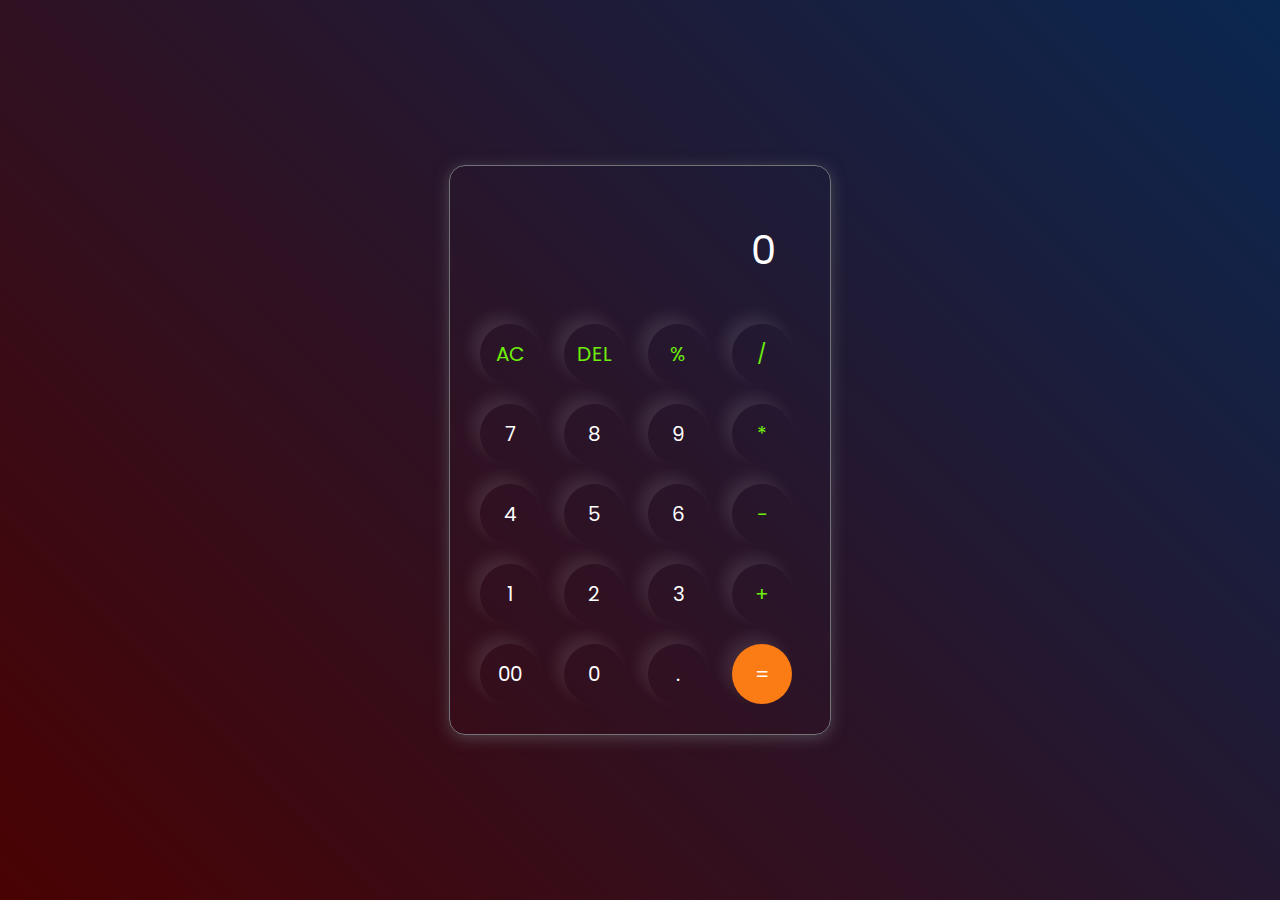
<file: Calculator/index.html>
<!DOCTYPE html>
<html lang="en">
  <head>
    <meta charset="UTF-8" />
    <meta http-equiv="X-UA-Compatible" content="IE=edge" />
    <meta name="viewport" content="width=device-width, initial-scale=1.0" />
    <link rel="stylesheet" href="styles.css" />
    <title>Calculator - Mohdomer1</title>
  </head>
  <body>
    <div class="container">
      <div class="calculator">
        <input type="text" id="inputBox" placeholder="0" />
        <div>
          <button class="button operator">AC</button>
          <button class="button operator">DEL</button>
          <button class="button operator">%</button>
          <button class="button operator">/</button>
        </div>
        <div>
          <button class="button">7</button>
          <button class="button">8</button>
          <button class="button">9</button>
          <button class="button operator">*</button>
        </div>
        <div>
          <button class="button">4</button>
          <button class="button">5</button>
          <button class="button">6</button>
          <button class="button operator">-</button>
        </div>
        <div>
          <button class="button">1</button>
          <button class="button">2</button>
          <button class="button">3</button>
          <button class="button operator">+</button>
        </div>

        <div>
          <button class="button">00</button>
          <button class="button">0</button>
          <button class="button">.</button>
          <button class="button equalBtn">=</button>
        </div>
      </div>
    </div>

    <script src="main.js"></script>
  </body>
</html>
</file>
<file: Calculator/styles.css>
@import url('https://fonts.googleapis.com/css2?family=Poppins:wght@500&display=swap');

*{
    margin: 0;
    padding: 0;
    box-sizing: border-box;
    font-family: 'Poppins', sans-serif;
}

body{
    width: 100%;
    height: 100vh;
    display: flex;
    justify-content: center;
    align-items: center;
    background: linear-gradient(45deg, #490202, #0a2750);
}

.calculator{
    border: 1px solid #717377;
    padding: 20px;
    border-radius: 16px;
    background: transparent;
    box-shadow: 0px 3px 15px rgba(113, 115, 119, 0.5);

}

input{
    width: 320px;
    border: none;
    padding: 24px;
    margin: 10px;
    background: transparent;
    box-shadow: 0px 3px 15px rgbs(84, 84, 84, 0.1);
    font-size: 40px;
    text-align: right;
    cursor: pointer;
    color: #ffffff;
}

input::placeholder{
    color: #ffffff;
}

button{
    border: none;
    width: 60px;
    height: 60px;
    margin: 10px;
    border-radius: 50%;
    background: transparent;
    color: #ffffff;
    font-size: 20px;
    box-shadow: -8px -8px 15px rgba(255, 255, 255, 0.1);
    cursor: pointer;
}

.equalBtn{
    background-color: #fb7c14;
}

.operator{
    color: #6dee0a;
}
</file>
